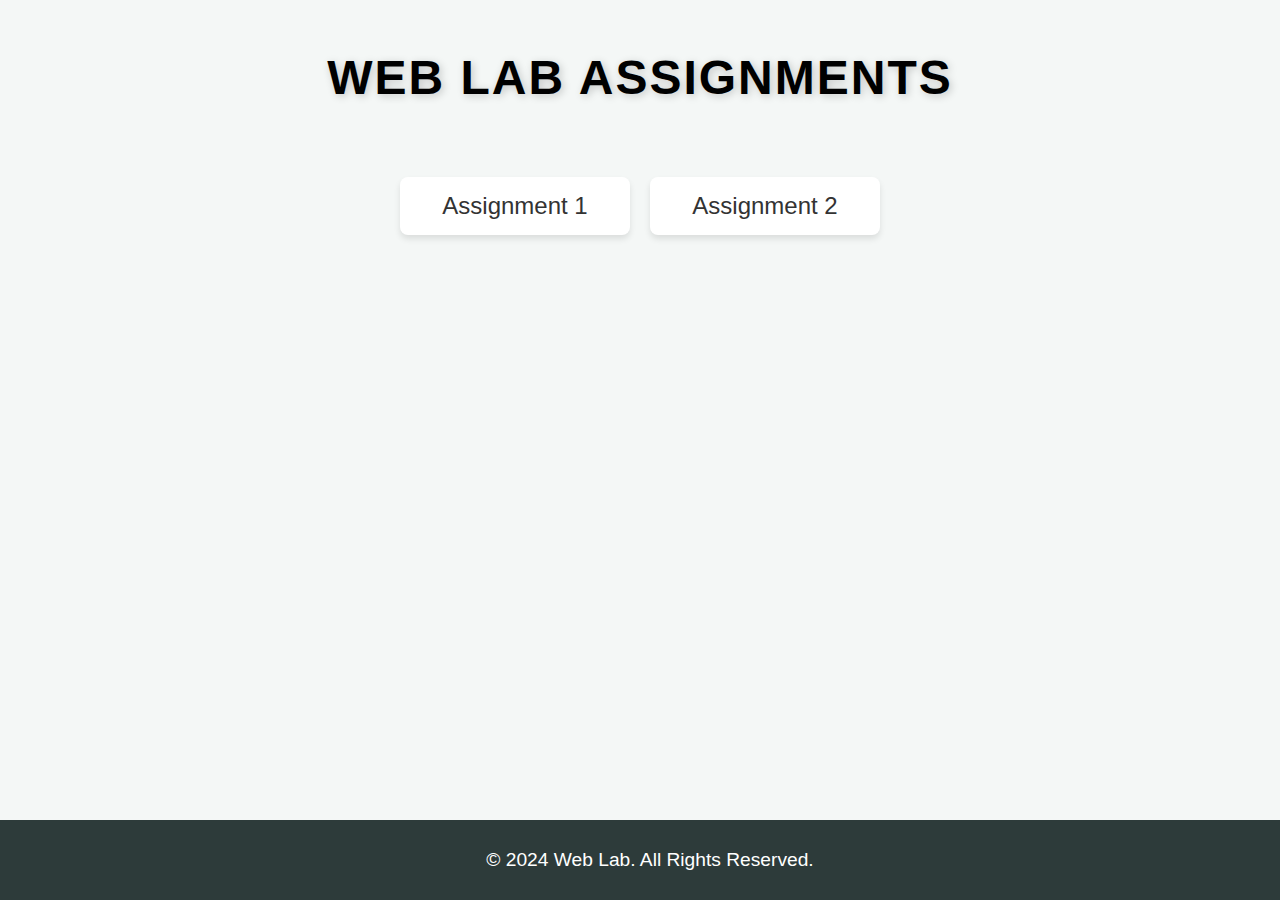
<file: index.html>
<!DOCTYPE html>
<html lang="en">
  <head>
    <meta charset="UTF-8" />
    <meta name="viewport" content="width=device-width, initial-scale=1.0" />
    <title>Web Lab Assignments</title>
    <link rel="icon" type="image/x-icon" href="96.ico" />
    <style>
      /* Global Styles */
      body {
        font-family: Arial, sans-serif; /* A cleaner, modern font */
        background-color: #f4f7f6; /* Light background color */
        color: #333; /* Dark text color for readability */
        margin: 0;
        padding: 0;
        box-sizing: border-box;
        display: flex;
        flex-direction: column;
        min-height: 100vh; /* Ensures the body takes up full viewport height */
      }
      h1 {
        margin-top: 50px;
        color: Black; /* Tomato red color for emphasis */
        text-align: center;
        font-size: 3em; /* Larger title */
        text-transform: uppercase; /* Capitalized title */
        letter-spacing: 2px; /* Spacing between letters */
        font-weight: bold;
        text-shadow: 2px 2px 8px rgba(0, 0, 0, 0.2); /* Light shadow effect */
      }

      /* Assignment Section Styles */
      .assignments {
        display: flex; /* Flexbox to align items side by side */
        justify-content: center; /* Center the assignments horizontally */
        gap: 20px; /* Space between the assignments */
        margin-top: 30px;
        flex-grow: 1; /* Ensures the content takes up remaining space */
      }

      .assignments ul {
        list-style-type: none;
        padding: 0;
        margin: 0;
      }

      .assignments li {
        background-color: #ffffff; /* White background for list items */
        margin: 10px 0; /* Space between items */
        padding: 15px;
        border-radius: 8px; /* Rounded corners */
        box-shadow: 0px 4px 6px rgba(0, 0, 0, 0.1); /* Subtle shadow for depth */
        font-size: 1.5em; /* Larger font for readability */
        transition: transform 0.3s ease, box-shadow 0.3s ease; /* Smooth transition for hover effect */
        width: 200px; /* Set a fixed width for the list items */
        text-align: center; /* Center text inside the list items */
      }

      /* Hover Effects */
      .assignments li:hover {
        transform: translateY(-5px); /* Slight lift effect on hover */
        box-shadow: 0px 8px 12px rgba(0, 0, 0, 0.15); /* Stronger shadow */
      }

      /* Remove underline and change link color */
      .assignments a {
        text-decoration: none; /* Removes underline */
        color: inherit; /* Inherits color from parent element (list item) */
      }

      /* Responsive Design for Small Screens */
      @media (max-width: 600px) {
        h1 {
          font-size: 2em; /* Smaller title on smaller screens */
        }

        .assignments {
          display: flex;
          justify-content: center;
          gap: 20px;
          margin-top: 30px;
          flex-wrap: wrap; /* Allow wrapping for small screens */
        }

        .assignments li {
          background-color: #ffffff;
          margin: 10px 0;
          padding: 15px;
          border-radius: 8px;
          box-shadow: 0px 4px 6px rgba(0, 0, 0, 0.1);
          font-size: 1.5em;
          transition: transform 0.3s ease, box-shadow 0.3s ease;
          width: 200px;
          text-align: center;
        }
      }

      /* Footer Styling */
      footer {
        margin-top: 50px;
        text-align: center;
        font-size: 1.2em;
        color: #777;
        padding: 10px;
        background-color: #2d3b3a;
        color: white;
        width: 100%; /* Full width */
        max-height: fit-content;
      }
    </style>
  </head>
  <body>
    <h1>Web Lab Assignments</h1>
    <div class="assignments">
      <ul>
        <li><a href="1/assignment1.html">Assignment 1</a></li>
      </ul>
      <ul>
        <li><a href="2/assignment2.html">Assignment 2</a></li>
      </ul>
    </div>

    <footer>
      <p>&copy; 2024 Web Lab. All Rights Reserved.</p>
    </footer>
  </body>
</html>
</file>
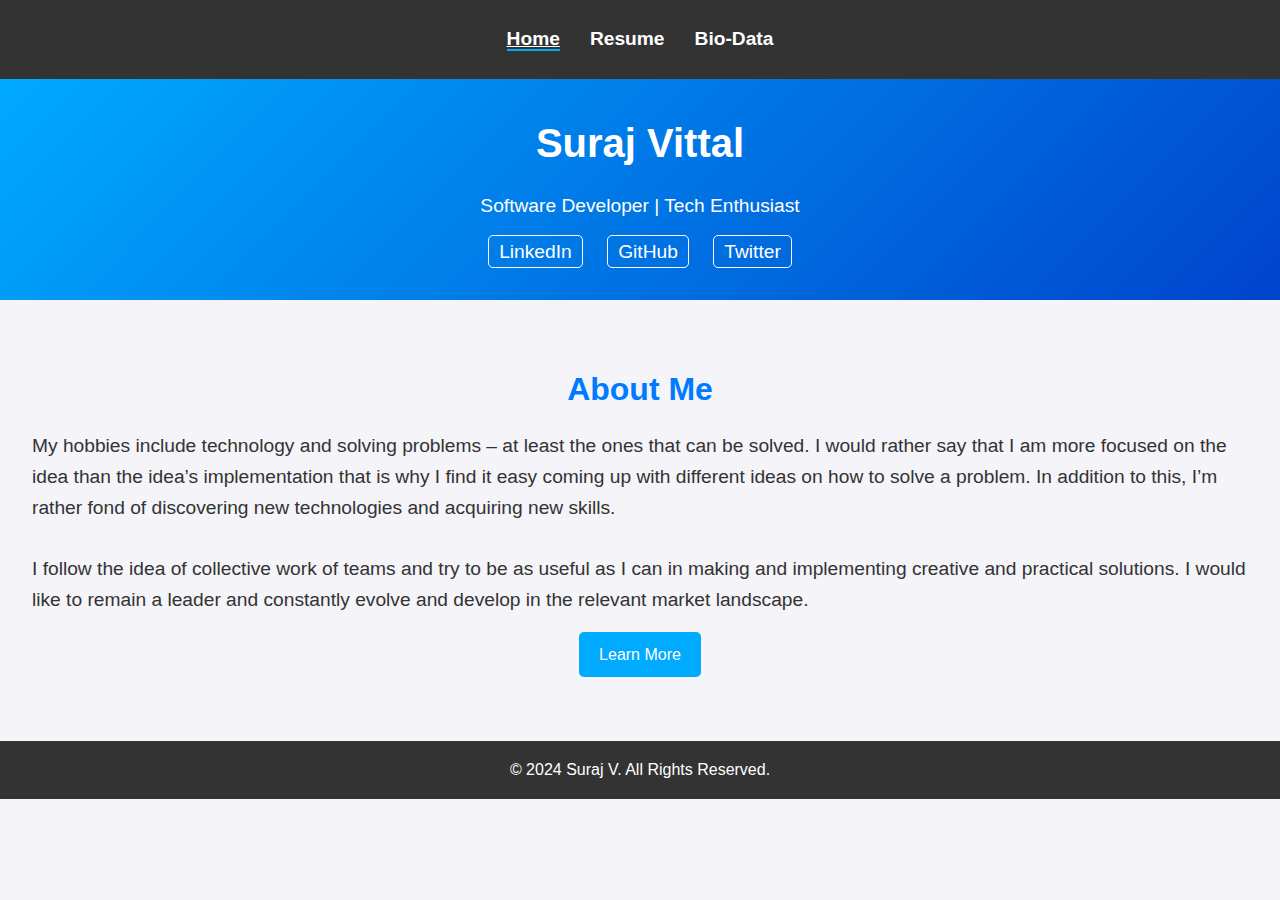
<file: 1/assignment1.html>
<!DOCTYPE html>
<html lang="en">
  <head>
    <meta charset="UTF-8" />
    <meta name="viewport" content="width=device-width, initial-scale=1.0" />
    <title>Suraj V | Portfolio</title>
    <link rel="stylesheet" href="styles.css" />
    <link rel="icon" type="image/x-icon" href="96.ico" />
    <script src="https://cdnjs.cloudflare.com/ajax/libs/jquery/3.6.0/jquery.min.js"></script>
    <style>
      /* Basic Styles */
      * {
        margin: 0;
        padding: 0;
        box-sizing: border-box;
      }

      body {
        font-family: sans-serif;
        line-height: 1.6;
        background-color: #f4f4f9;
        color: #333;
      }

      header {
        background: #333;
        color: #fff;
        padding: 1.5rem 0;
      }
      h1 {
        color: white;
      }

      nav ul {
        list-style: none;
        display: flex;
        justify-content: center;
      }

      nav ul li {
        margin: 0 15px;
      }

      nav ul li a {
        color: #fff;
        text-decoration: none;
        font-size: 1.2rem;
      }

      nav ul li a.active {
        border-bottom: 2px solid #00aaff;
      }

      .hero {
        text-align: center;
        padding: 2rem 1rem;
        background: linear-gradient(135deg, #00aaff, #0044cc);
        color: #fff;
      }

      .hero h1 {
        font-size: 2.5rem;
      }

      .hero p {
        margin: 0.5rem 0 1rem;
        font-size: 1.2rem;
      }

      .social-links {
        margin-top: 1rem;
      }

      .social-links a {
        margin: 0 10px;
        color: #fff;
        text-decoration: none;
        font-size: 1.2rem;
        border: 1px solid #fff;
        padding: 5px 10px;
        border-radius: 5px;
        transition: all 0.3s ease-in-out;
      }

      .social-links a:hover {
        background: #fff;
        color: #00aaff;
      }

      .about-preview {
        padding: 2rem;
        text-align: center;
      }

      .about-preview h2 {
        font-size: 2rem;
        margin-bottom: 1rem;
      }

      .about-preview p {
        font-family: sans-serif;
        font-size: 1.2rem;
        margin-bottom: 1rem;
        text-align: start;
      }

      .btn {
        display: inline-block;
        padding: 10px 20px;
        background: #00aaff;
        color: #fff;
        text-decoration: none;
        border-radius: 5px;
        transition: background 0.3s ease-in-out;
      }

      .btn:hover {
        background: #0044cc;
      }

      footer {
        text-align: center;
        padding: 1rem 0;
        background: #333;
        color: #fff;
      }
    </style>
  </head>
  <body>
    <header>
      <nav>
        <ul>
          <li><a href="index.html" class="active">Home</a></li>
          <li><a href="resume.html">Resume</a></li>
          <li><a href="biodata.html">Bio-Data</a></li>
        </ul>
      </nav>
    </header>

    <main>
      <section class="hero">
        <div class="hero-content">
          <h1>Suraj Vittal</h1>
          <p>Software Developer | Tech Enthusiast</p>
          <div class="social-links">
            <a href="https://linkedin.com/" class="social-icon">LinkedIn</a>
            <a href="https://github.com/" class="social-icon">GitHub</a>
            <a href="https://x.com/" class="social-icon">Twitter</a>
          </div>
        </div>
      </section>

      <section class="about-preview">
        <h2>About Me</h2>
        <p>
          My hobbies include technology and solving problems – at least the ones
          that can be solved. I would rather say that I am more focused on the
          idea than the idea’s implementation that is why I find it easy coming
          up with different ideas on how to solve a problem. In addition to
          this, I’m rather fond of discovering new technologies and acquiring
          new skills.<br /><br />
          I follow the idea of collective work of teams and try to be as useful
          as I can in making and implementing creative and practical solutions.
          I would like to remain a leader and constantly evolve and develop in
          the relevant market landscape.
        </p>
        <a href="biodata.html" class="btn">Learn More</a>
      </section>
    </main>

    <footer>
      <p>&copy; 2024 Suraj V. All Rights Reserved.</p>
    </footer>

    <script>
      $(document).ready(function () {
        // Smooth scroll for navigation links
        $("nav ul li a").on("click", function (e) {
          if (this.hash !== "") {
            e.preventDefault();
            const hash = this.hash;
            $("html, body").animate(
              {
                scrollTop: $(hash).offset().top,
              },
              800
            );
          }
        });
      });
    </script>
  </body>
</html>
</file>
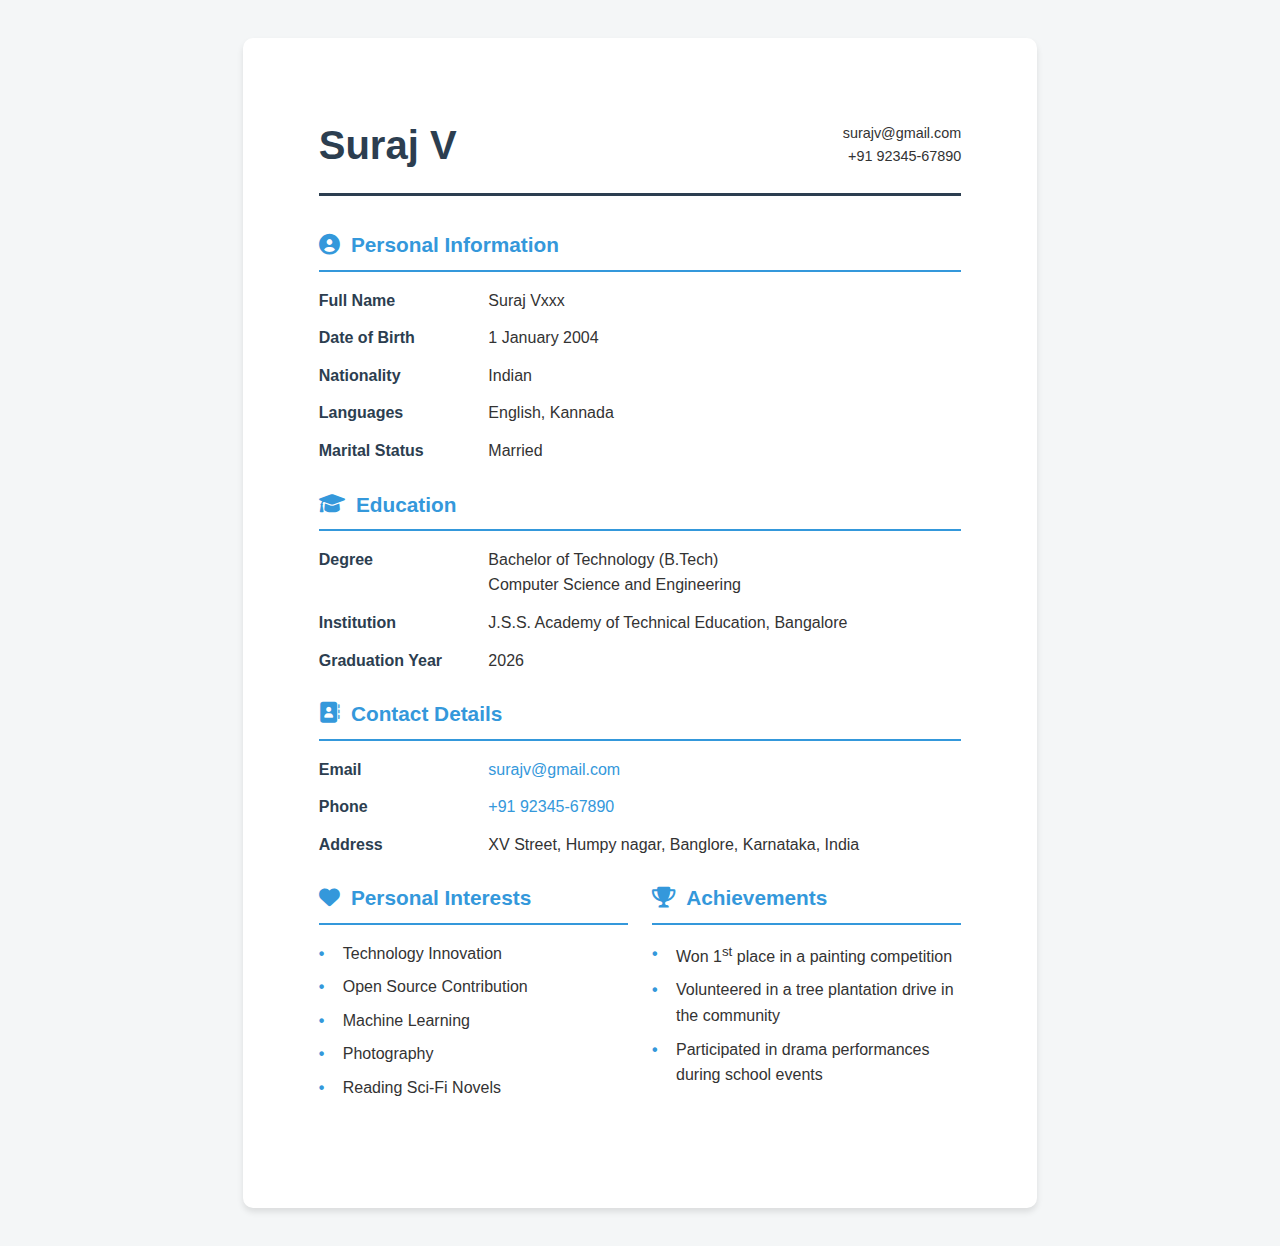
<file: 1/biodata.html>
<!DOCTYPE html>
<html lang="en">
  <head>
    <meta charset="UTF-8" />
    <meta name="viewport" content="width=device-width, initial-scale=1.0" />
    <meta
      name="description"
      content="Professional Biodata  - Tech Professional"
    />
    <title>Professional Profile</title>
    <link
      rel="icon"
      type="image/x-icon"
      href="{{url_for('images', filename='96.ico')}}"
    />
    <link
      href="https://cdnjs.cloudflare.com/ajax/libs/font-awesome/6.0.0-beta3/css/all.min.css"
      rel="stylesheet"
    />
    <style>
      :root {
        --primary-color: #2c3e50;
        --secondary-color: #3498db;
        --text-color: #333;
        --background-color: #f4f6f7;
      }

      * {
        margin: 0;
        padding: 0;
        box-sizing: border-box;
      }

      body {
        font-family: "Segoe UI", Tahoma, Geneva, Verdana, sans-serif;
        line-height: 1.6;
        background-color: var(--background-color);
        color: var(--text-color);
      }

      .a4-container {
        width: 21cm;
        min-height: 29.7cm;
        margin: 1cm auto;
        padding: 2cm;
        background: white;
        box-shadow: 0 4px 6px rgba(0, 0, 0, 0.1);
        border-radius: 10px;
        position: relative;
      }

      .header {
        display: flex;
        align-items: center;
        justify-content: space-between;
        margin-bottom: 2rem;
        border-bottom: 3px solid var(--primary-color);
        padding-bottom: 1rem;
      }

      .profile-name {
        font-size: 2.5rem;
        color: var(--primary-color);
        font-weight: 700;
      }

      .contact-summary {
        text-align: right;
        font-size: 0.9rem;
      }

      .section {
        margin-bottom: 1.5rem;
      }

      .section-title {
        color: var(--secondary-color);
        border-bottom: 2px solid var(--secondary-color);
        padding-bottom: 0.5rem;
        margin-bottom: 1rem;
        font-size: 1.3rem;
        display: flex;
        align-items: center;
      }

      .section-title i {
        margin-right: 0.7rem;
      }

      .info-grid {
        display: grid;
        grid-template-columns: 1fr 3fr;
        gap: 0.75rem;
        margin-bottom: 1rem;
      }

      .info-label {
        font-weight: 600;
        color: var(--primary-color);
      }

      .info-content a {
        color: var(--secondary-color);
        text-decoration: none;
        transition: color 0.3s ease;
      }

      .info-content a:hover {
        color: var(--primary-color);
        text-decoration: underline;
      }

      .interests-achievements {
        display: grid;
        grid-template-columns: 1fr 1fr;
        gap: 1.5rem;
      }

      .interests-list,
      .achievements-list {
        list-style-type: none;
      }

      .interests-list li,
      .achievements-list li {
        position: relative;
        padding-left: 1.5rem;
        margin-bottom: 0.5rem;
      }

      .interests-list li::before,
      .achievements-list li::before {
        content: "\2022";
        color: var(--secondary-color);
        position: absolute;
        left: 0;
        font-weight: bold;
      }

      .digital-signature {
        margin-top: 2rem;
        text-align: center;
        font-size: 0.8rem;
        color: #777;
      }

      @media print {
        .a4-container {
          box-shadow: none;
          margin: 0;
          padding: 1cm;
        }
      }

      @media screen and (max-width: 768px) {
        .a4-container {
          width: 100%;
          margin: 0;
          padding: 1cm;
        }

        .header {
          flex-direction: column;
          text-align: center;
        }

        .contact-summary {
          text-align: center;
          margin-top: 0.5rem;
        }

        .info-grid {
          grid-template-columns: 1fr;
        }

        .interests-achievements {
          grid-template-columns: 1fr;
        }
      }
    </style>
  </head>
  <body>
    <div class="a4-container" role="document">
      <header class="header">
        <h1 class="profile-name">Suraj V</h1>
        <div class="contact-summary">
          <p>surajv@gmail.com</p>
          <p>+91 92345-67890</p>
        </div>
      </header>

      <main>
        <!-- Personal Information Section -->
        <section class="section">
          <h2 class="section-title">
            <i class="fas fa-user-circle"></i>Personal Information
          </h2>
          <div class="info-grid">
            <div class="info-label">Full Name</div>
            <div class="info-content">Suraj Vxxx</div>

            <div class="info-label">Date of Birth</div>
            <div class="info-content">1 January 2004</div>

            <div class="info-label">Nationality</div>
            <div class="info-content">Indian</div>

            <div class="info-label">Languages</div>
            <div class="info-content">English, Kannada</div>

            <div class="info-label">Marital Status</div>
            <div class="info-content">Married</div>
          </div>
        </section>

        <section class="section">
          <h2 class="section-title">
            <i class="fas fa-graduation-cap"></i>Education
          </h2>
          <div class="info-grid">
            <div class="info-label">Degree</div>
            <div class="info-content">
              Bachelor of Technology (B.Tech)
              <br />Computer Science and Engineering
            </div>

            <div class="info-label">Institution</div>
            <div class="info-content">
              J.S.S. Academy of Technical Education, Bangalore
            </div>

            <div class="info-label">Graduation Year</div>
            <div class="info-content">2026</div>
          </div>
        </section>

        <!-- Contact Details Section -->
        <section class="section">
          <h2 class="section-title">
            <i class="fas fa-address-book"></i>Contact Details
          </h2>
          <div class="info-grid">
            <div class="info-label">Email</div>
            <div class="info-content">
              <a
                href="mailto:john.doe@example.com"
                aria-label="Send email to John Doe"
              >
                surajv@gmail.com
              </a>
            </div>

            <div class="info-label">Phone</div>
            <div class="info-content">
              <a href="tel:+919876543210" aria-label="Call John Doe">
                +91 92345-67890
              </a>
            </div>

            <div class="info-label">Address</div>
            <div class="info-content">
              XV Street, Humpy nagar, Banglore, Karnataka, India
            </div>
          </div>
        </section>

        <!-- Interests and Achievements -->
        <div class="interests-achievements">
          <section class="section">
            <h2 class="section-title">
              <i class="fas fa-heart"></i>Personal Interests
            </h2>
            <ul class="interests-list">
              <li>Technology Innovation</li>
              <li>Open Source Contribution</li>
              <li>Machine Learning</li>
              <li>Photography</li>
              <li>Reading Sci-Fi Novels</li>
            </ul>
          </section>

          <section class="section">
            <h2 class="section-title">
              <i class="fas fa-trophy"></i>Achievements
            </h2>
            <ul class="achievements-list">
              <li>Won 1<sup>st</sup> place in a painting competition</li>
              <li>Volunteered in a tree plantation drive in the community</li>
              <li>Participated in drama performances during school events</li>
            </ul>
          </section>
        </div>
      </main>
    </div>
  </body>
</html>
</file>
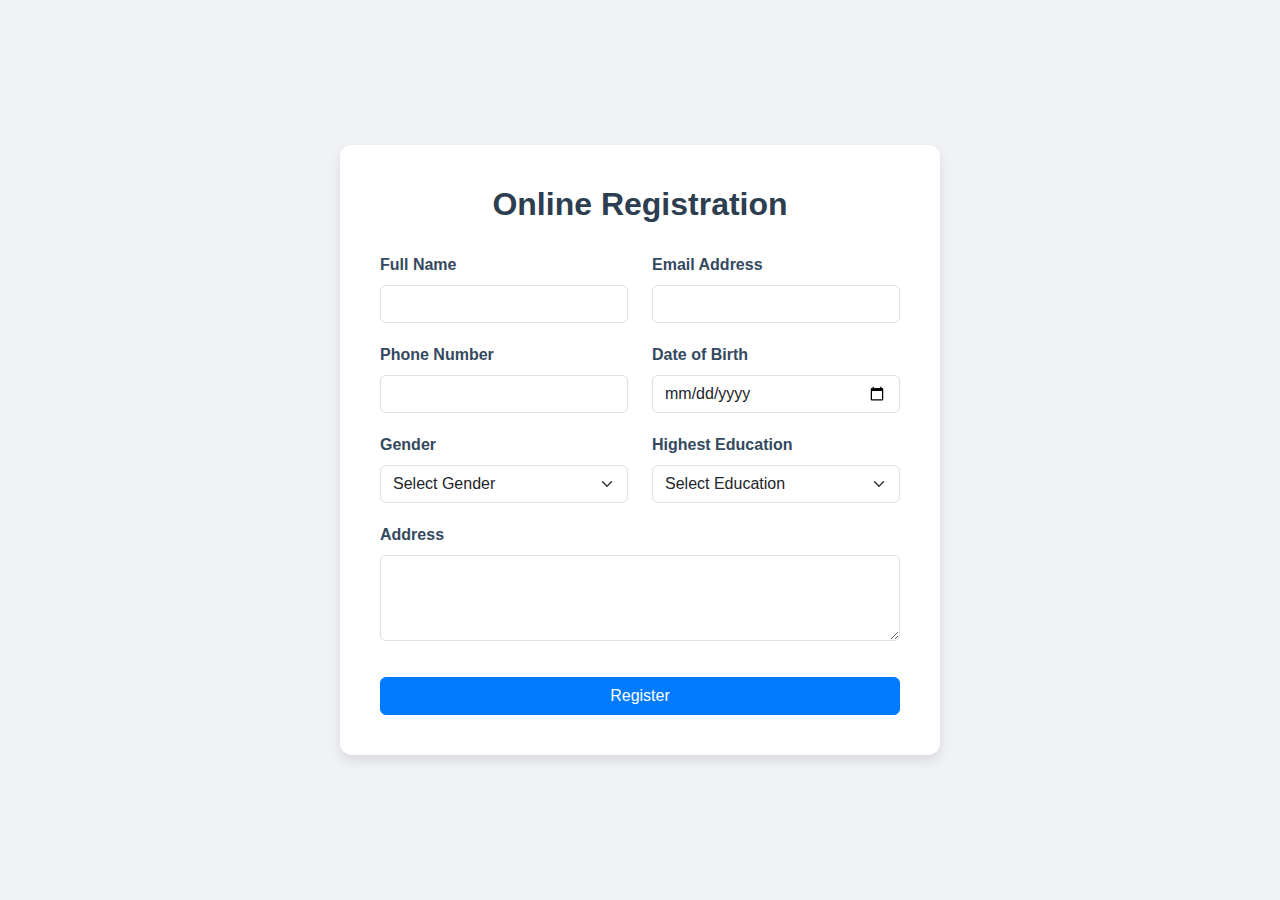
<file: 2/assignment2.html>
<!DOCTYPE html>
<html lang="en">
  <head>
    <meta charset="UTF-8" />
    <meta name="viewport" content="width=device-width, initial-scale=1.0" />
    <title>Enhanced Online Registration Form</title>
    <link rel="icon" type="image/x-icon" href="96.ico" />
    <link
      href="https://cdn.jsdelivr.net/npm/bootstrap@5.2.3/dist/css/bootstrap.min.css"
      rel="stylesheet"
    />
    <style>
      body {
        font-family: "Segoe UI", Tahoma, Geneva, Verdana, sans-serif;
        background-color: #f0f2f5;
        display: flex;
        justify-content: center;
        align-items: center;
        min-height: 100vh;
        margin: 0;
        padding: 20px;
      }
      .container {
        background-color: white;
        padding: 40px;
        border-radius: 12px;
        box-shadow: 0 6px 12px rgba(0, 0, 0, 0.1);
        width: 100%;
        max-width: 600px;
      }
      h2 {
        text-align: center;
        color: #2c3e50;
        margin-bottom: 30px;
        font-weight: bold;
      }
      .form-group {
        margin-bottom: 20px;
      }
      label {
        margin-bottom: 8px;
        color: #34495e;
        font-weight: 600;
      }
      input,
      select,
      textarea {
        border: 2px solid #e0e0e0;
        transition: border-color 0.3s ease;
      }
      input:focus,
      select:focus,
      textarea:focus {
        border-color: #3498db;
        box-shadow: none;
      }
      .btn-primary {
        background-color: #007bff;
        border-color: #007bff;
        transition: all 0.3s ease;
      }
      .btn-primary:hover {
        background-color: #27ae60;
        border-color: #27ae60;
      }
      .result-container {
        background-color: rgba(46, 204, 113, 0.1);
        border: 2px solid #2ecc71;
        color: #2c3e50;
        padding: 20px;
        border-radius: 8px;
        margin-top: 20px;
      }
      .result-container h3 {
        color: #2ecc71;
        margin-bottom: 20px;
      }
    </style>
  </head>
  <body>
    <div class="container">
      <form id="registrationForm" novalidate>
        <h2>Online Registration</h2>

        <div class="row">
          <div class="col-md-6 form-group">
            <label for="fullName">Full Name</label>
            <input
              type="text"
              class="form-control"
              id="fullName"
              name="fullName"
              required
            />
            <div class="invalid-feedback">Please enter your full name.</div>
          </div>

          <div class="col-md-6 form-group">
            <label for="email">Email Address</label>
            <input
              type="email"
              class="form-control"
              id="email"
              name="email"
              required
            />
            <div class="invalid-feedback">
              Please enter a valid email address.
            </div>
          </div>
        </div>

        <div class="row">
          <div class="col-md-6 form-group">
            <label for="phone">Phone Number</label>
            <input
              type="tel"
              class="form-control"
              id="phone"
              name="phone"
              required
            />
            <div class="invalid-feedback">
              Please enter a valid 10-digit phone number.
            </div>
          </div>

          <div class="col-md-6 form-group">
            <label for="dob">Date of Birth</label>
            <input
              type="date"
              class="form-control"
              id="dob"
              name="dob"
              required
            />
            <div class="invalid-feedback">
              Please select your date of birth.
            </div>
          </div>
        </div>

        <div class="row">
          <div class="col-md-6 form-group">
            <label for="gender">Gender</label>
            <select class="form-select" id="gender" name="gender" required>
              <option value="">Select Gender</option>
              <option value="male">Male</option>
              <option value="female">Female</option>
              <option value="other">Other</option>
            </select>
            <div class="invalid-feedback">Please select your gender.</div>
          </div>

          <div class="col-md-6 form-group">
            <label for="education">Highest Education</label>
            <select
              class="form-select"
              id="education"
              name="education"
              required
            >
              <option value="">Select Education</option>
              <option value="high-school">High School</option>
              <option value="bachelors">Bachelor's Degree</option>
              <option value="masters">Master's Degree</option>
              <option value="phd">PhD</option>
            </select>
            <div class="invalid-feedback">
              Please select your highest education.
            </div>
          </div>
        </div>

        <div class="form-group">
          <label for="address">Address</label>
          <textarea
            class="form-control"
            id="address"
            name="address"
            rows="3"
            required
          ></textarea>
          <div class="invalid-feedback">Please enter your address.</div>
        </div>

        <button type="submit" class="btn btn-primary w-100 mt-3">
          Register
        </button>
      </form>

      <div id="registrationResult" class="result-container d-none"></div>
    </div>

    <script src="https://code.jquery.com/jquery-3.6.0.min.js"></script>
    <script src="https://cdn.jsdelivr.net/npm/bootstrap@5.2.3/dist/js/bootstrap.bundle.min.js"></script>
    <script>
      $(document).ready(function () {
        $("#registrationForm").on("submit", function (e) {
          e.preventDefault();

          // Bootstrap form validation
          if (this.checkValidity() === false) {
            e.stopPropagation();
            $(this).addClass("was-validated");
            return;
          }

          // Collect form data
          var formData = $(this).serialize();

          // AJAX submission to PHP
          $.ajax({
            type: "POST",
            url: "process_registration.php",
            data: formData,
            dataType: "json",
            success: function (response) {
              if (response.status === "success") {
                displayRegistrationResult(response.data);
                $("#registrationForm")[0].reset();
                $("#registrationForm").removeClass("was-validated");
              } else {
                alert("Registration failed: " + response.message);
              }
            },
            error: function () {
              alert("An error occurred during registration.");
            },
          });
        });

        // Prevent form submission on pressing Enter
        $(
          "#registrationForm input, #registrationForm select, #registrationForm textarea"
        ).on("keypress", function (e) {
          return e.which !== 13;
        });

        function displayRegistrationResult(data) {
          var resultHtml = `
            <h3>Registration Successful!</h3>
            <div class="row">
              <div class="col-md-6">
                <p><strong>Name:</strong> ${data.fullName}</p>
                <p><strong>Email:</strong> ${data.email}</p>
                <p><strong>Phone:</strong> ${data.phone}</p>
              </div>
              <div class="col-md-6">
                <p><strong>Date of Birth:</strong> ${data.dob}</p>
                <p><strong>Gender:</strong> ${data.gender}</p>
                <p><strong>Education:</strong> ${data.education}</p>
              </div>
            </div>
            <div class="mt-3">
              <p><strong>Address:</strong> ${data.address}</p>
            </div>
          `;

          $("#registrationResult").html(resultHtml).removeClass("d-none");
        }
      });
    </script>
  </body>
</html>
</file>
<file: 1/styles.css>
body {
  margin: 0;
  padding: 0;
  font-family: Arial, sans-serif;
  background-color: #f9f9f9;
  color: #333;
  line-height: 1.6;
}

header {
  background-color: #333;
  padding: 1.5rem 0;
  text-align: center;
}

header ul {
  list-style: none;
  margin: 0;
  padding: 0;
  display: flex;
  justify-content: center;
}

header ul li {
  margin: 0 15px;
}

header ul li a {
  color: #fff;
  text-decoration: none;
  font-weight: bold;
}

header ul li a.active {
  text-decoration: underline;
}

.biodata-container {
  max-width: 800px;
  margin: 2rem auto;
  padding: 2rem;
  background: #fff;
  box-shadow: 0 2px 10px rgba(0, 0, 0, 0.1);
  border-radius: 8px;
}

section {
  margin-bottom: 2rem;
}

h1,
h2 {
  color: #007bff;
  margin-bottom: 1rem;
}

.info-grid,
.contact-grid {
  display: grid;
  grid-template-columns: 1fr 1fr;
  gap: 1rem;
}

.info-item,
.contact-item {
  background: #f4f4f4;
  padding: 1rem;
  border-radius: 5px;
}

ul.interests-list {
  list-style: square inside;
  padding-left: 0;
}

footer {
  background-color: #333;
  color: #fff;
  text-align: center;
  padding: 1rem 0;
  position: relative;
  bottom: 0;
}
</file>
